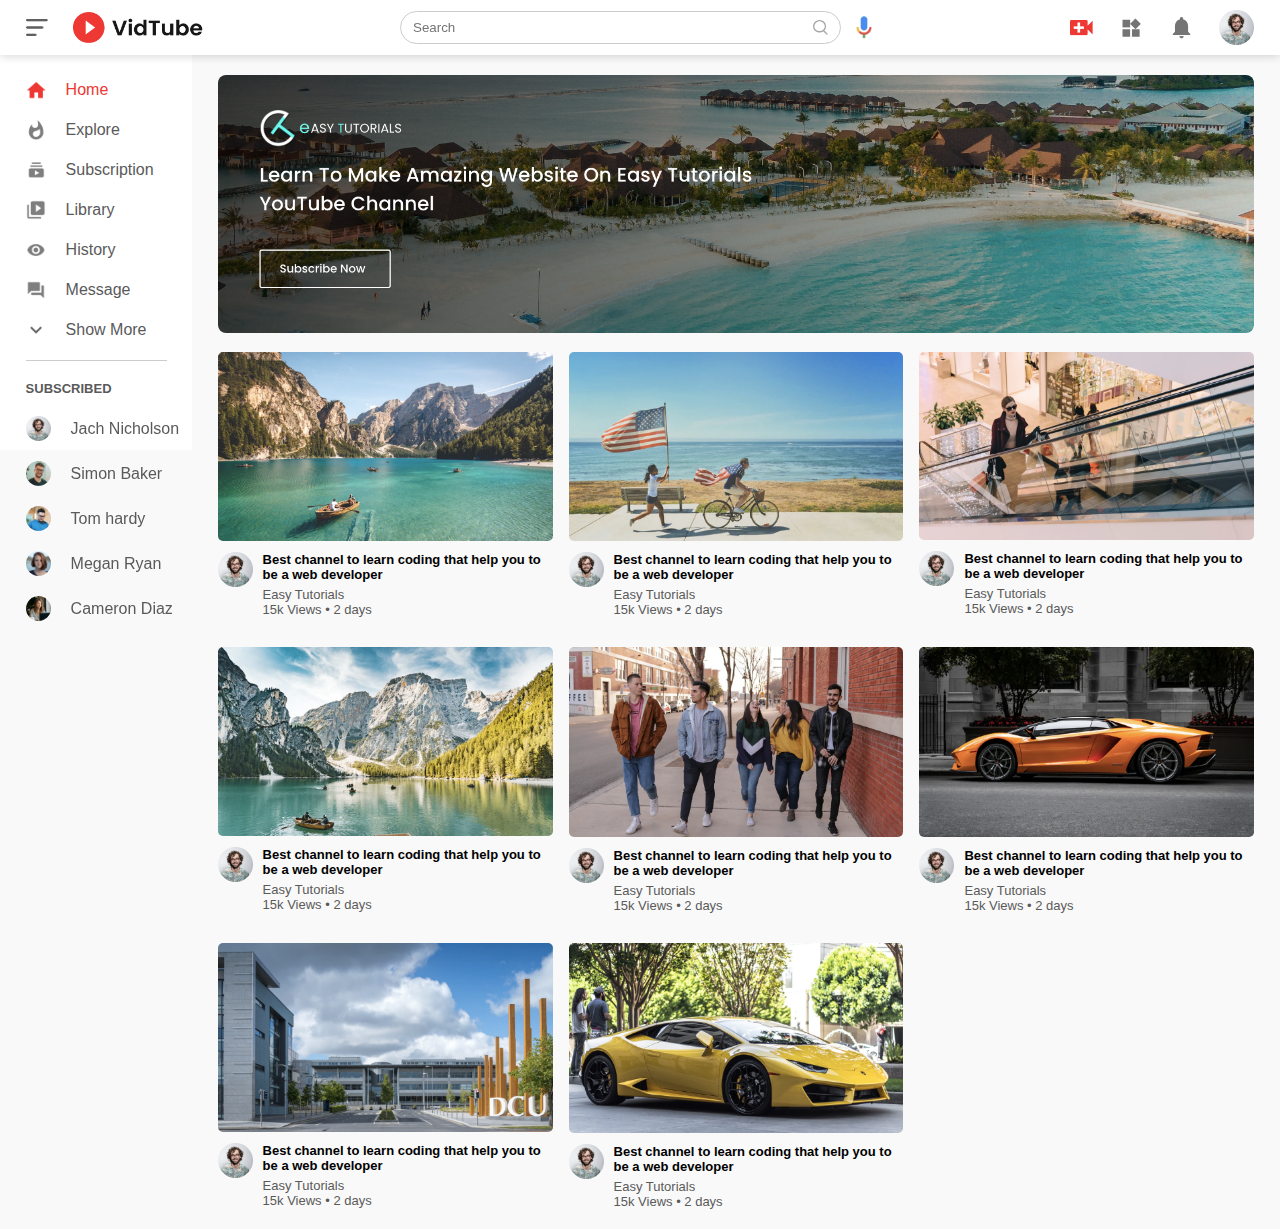
<file: index.html>
<!DOCTYPE html>
<html lang="en">
<head>
    <meta charset="UTF-8">
    <meta name="viewport" content="width=device-width, initial-scale=1.0">
    <title>Youtube Clone</title>
    <link rel="stylesheet" href="style.css">
</head>
<body>
    

    <nav class="flex-div">
        <div class="nav-left flex-div">
            <img src="images/menu.png" class="menu-icon">
            <img src="images/logo.png" class="logo">
        </div>

        <div class="nav-middle flex-div">
            <div class="serch-box flex-div">
                <input type="text" placeholder="Search">
                <img src="images/search.png">
            </div>
            <img src="images/voice-search.png" class="mic-icon">
        </div>

        <div class="nav-right flex-div">
            <img src="images/upload.png">
            <img src="images/more.png">
            <img src="images/notification.png">
            <img src="images/Jack.png" class="user-icon">
        </div>
    </nav>
    
    <!--Sidebar-->
    <div class="sidebar">
        <div class="shortcut-links">
            <a href=""><img src="images/home.png"><p>Home</p></a>
            <a href=""><img src="images/explore.png"><p>Explore</p></a>
            <a href=""><img src="images/subscriprion.png"><p>Subscription</p></a>
            <a href=""><img src="images/library.png"><p>Library</p></a>
            <a href=""><img src="images/history.png"><p>History</p></a>
            <a href=""><img src="images/messages.png"><p>Message</p></a>
            <a href=""><img src="images/show-more.png"><p>Show More</p></a>
            <hr>
        </div>
        <div class="subscribed-list">
            <h3>SUBSCRIBED</h3>
            <a href=""><img src="images/Jack.png"><p>Jach Nicholson</p></a>
            <a href=""><img src="images/simon.png"><p>Simon Baker</p></a>
            <a href=""><img src="images/tom.png"><p>Tom hardy</p></a>
            <a href=""><img src="images/megan.png"><p>Megan Ryan</p></a>
            <a href=""><img src="images/cameron.png"><p>Cameron Diaz</p></a>
        </div>
    </div>

<!-- ------ main ------ -->

<div class="container">
    <div class="banner">
        <img src="images/banner.png">
    </div>
    <div class="list-container">
        <div class="vid-list">
            <a href="play-video.html"><img src="images/thumbnail1.png" class="thumbnail"></a>
            <div class="flex-div">
                <img src="images/Jack.png">
                <div class="vid-info">
                    <a href="play-video.html">Best channel to learn coding that help you to be a web developer</a>
                    <p>Easy Tutorials</p>
                    <p>15k Views &bull; 2 days</p>
                </div>
            </div>

        </div>

        <div class="vid-list">
            <a href=""><img src="images/thumbnail2.png" class="thumbnail"></a>
            <div class="flex-div">
                <img src="images/Jack.png">
                <div class="vid-info">
                    <a href="">Best channel to learn coding that help you to be a web developer</a>
                    <p>Easy Tutorials</p>
                    <p>15k Views &bull; 2 days</p>
                </div>
            </div>

        </div>

        <div class="vid-list">
            <a href=""><img src="images/thumbnail3.png" class="thumbnail"></a>
            <div class="flex-div">
                <img src="images/Jack.png">
                <div class="vid-info">
                    <a href="">Best channel to learn coding that help you to be a web developer</a>
                    <p>Easy Tutorials</p>
                    <p>15k Views &bull; 2 days</p>
                </div>
            </div>

        </div>

        <div class="vid-list">
            <a href=""><img src="images/thumbnail4.png" class="thumbnail"></a>
            <div class="flex-div">
                <img src="images/Jack.png">
                <div class="vid-info">
                    <a href="">Best channel to learn coding that help you to be a web developer</a>
                    <p>Easy Tutorials</p>
                    <p>15k Views &bull; 2 days</p>
                </div>
            </div>

        </div>   

            <div class="vid-list">
                <a href=""><img src="images/thumbnail5.png" class="thumbnail"></a>
                <div class="flex-div">
                    <img src="images/Jack.png">
                    <div class="vid-info">
                        <a href="">Best channel to learn coding that help you to be a web developer</a>
                        <p>Easy Tutorials</p>
                        <p>15k Views &bull; 2 days</p>
                    </div>
                </div>
    
            </div>

            <div class="vid-list">
                <a href=""><img src="images/thumbnail6.png" class="thumbnail"></a>
                <div class="flex-div">
                    <img src="images/Jack.png">
                    <div class="vid-info">
                        <a href="">Best channel to learn coding that help you to be a web developer</a>
                        <p>Easy Tutorials</p>
                        <p>15k Views &bull; 2 days</p>
                    </div>
                </div>
    
            </div>

            <div class="vid-list">
                <a href=""><img src="images/thumbnail7.png" class="thumbnail"></a>
                <div class="flex-div">
                    <img src="images/Jack.png">
                    <div class="vid-info">
                        <a href="">Best channel to learn coding that help you to be a web developer</a>
                        <p>Easy Tutorials</p>
                        <p>15k Views &bull; 2 days</p>
                    </div>
                </div>
    
            </div>

            <div class="vid-list">
                <a href=""><img src="images/thumbnail8.png" class="thumbnail"></a>
                <div class="flex-div">
                    <img src="images/Jack.png">
                    <div class="vid-info">
                        <a href="">Best channel to learn coding that help you to be a web developer</a>
                        <p>Easy Tutorials</p>
                        <p>15k Views &bull; 2 days</p>
                    </div>
                </div>
    
            </div>

        
    </div>
</div>

<script src="script.js"></script>
</body>
</html>
</file>
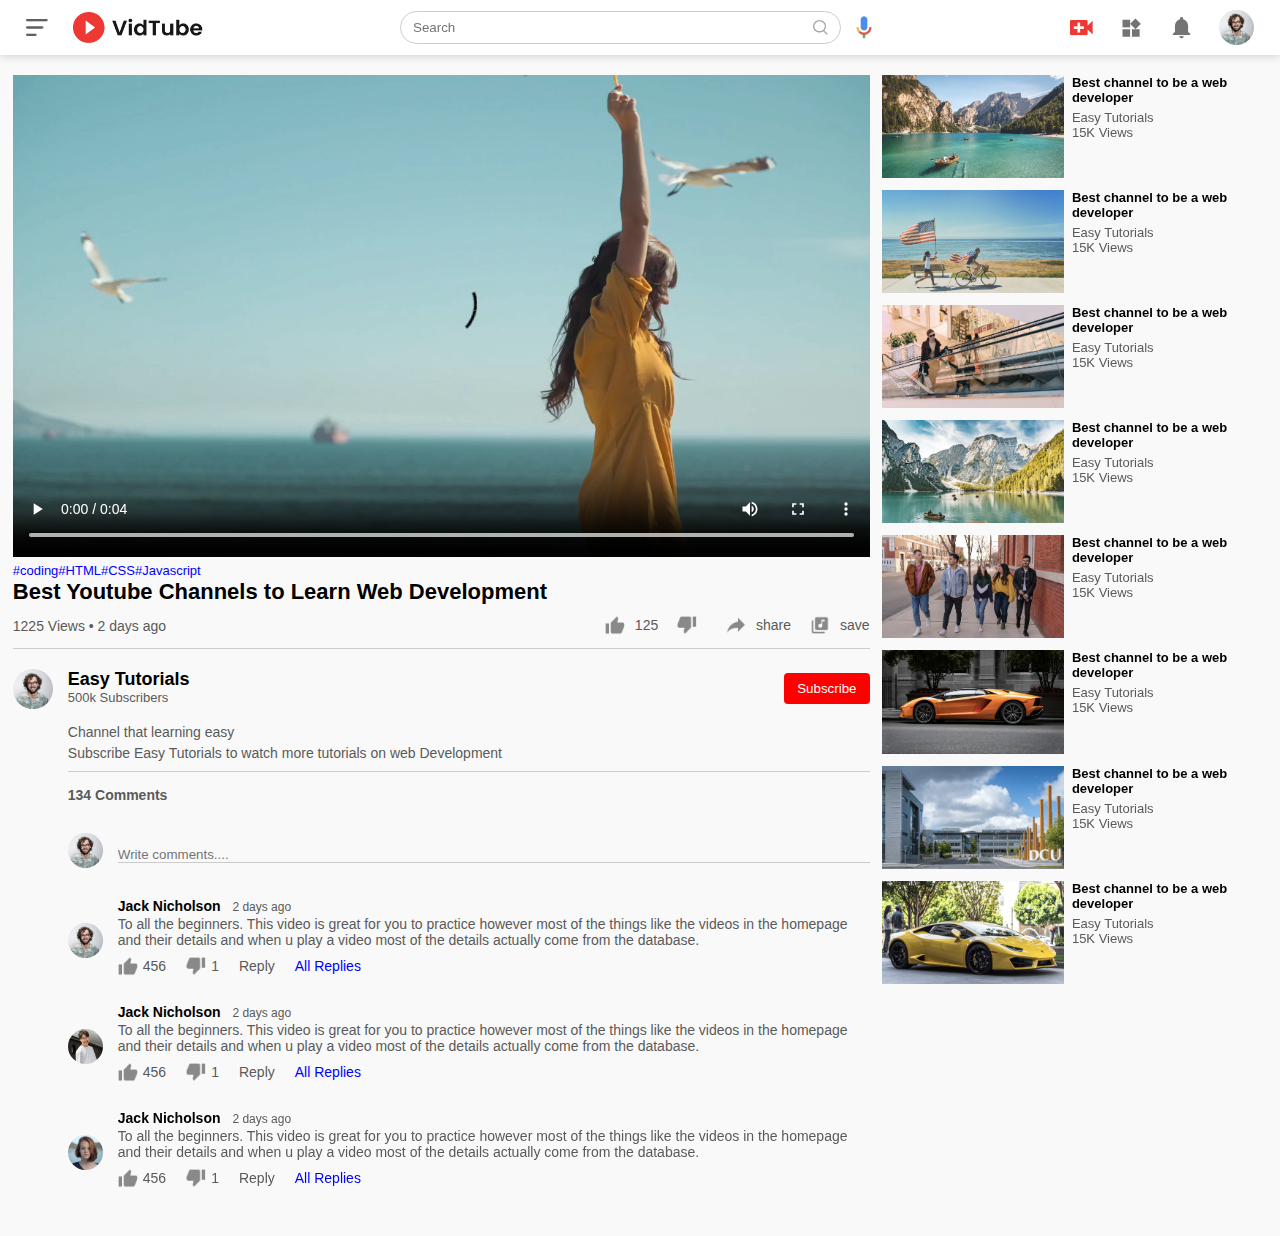
<file: play-video.html>
<!DOCTYPE html>
<html lang="en">
<head>
    <meta charset="UTF-8">
    <meta name="viewport" content="width=device-width, initial-scale=1.0">
    <title>play video - Easy Tutorial Youtube Channel</title>
    <link rel="stylesheet" href="style.css">
</head>
<body>
    <nav class="flex-div">
        <div class="nav-left flex-div">
            <img src="images/menu.png" class="menu-icon">
            <img src="images/logo.png" class="logo">
        </div>

        <div class="nav-middle flex-div">
            <div class="serch-box flex-div">
                <input type="text" placeholder="Search">
                <img src="images/search.png">
            </div>
            <img src="images/voice-search.png" class="mic-icon">
        </div>

        <div class="nav-right flex-div">
            <img src="images/upload.png">
            <img src="images/more.png">
            <img src="images/notification.png">
            <img src="images/Jack.png" class="user-icon">
        </div>
    </nav>


<div class="container play-container">
    <div class="row">
        <div class="play-video">
            <video controls autoplay>
                <source src="images/video.mp4" type="video/mp4">
            </video>
            <div class="tags">
                <a href="">#coding</a><a href="">#HTML</a><a href="">#CSS</a><a href="">#Javascript</a>
            </div>
            <h3>Best Youtube Channels to Learn Web Development</h3>
            <div class="play-video-info">
                <p>1225 Views &bull; 2 days ago</p>
                <div>
                    <a href=""><img src="images/like.png">125</a>
                    <a href=""><img src="images/dislike.png"></a>
                    <a href=""><img src="images/share.png">share</a>
                    <a href=""><img src="images/save.png">save</a>
                </div>
            </div>
            <hr>

            <div class="publisher">
                <img src="images/Jack.png">
                <div>
                    <p>Easy Tutorials</p>
                    <span>500k Subscribers</span>
                </div>
                <button type="button">Subscribe</button>
            </div>

            <div class="vid-discription">
                <p>Channel that learning easy</p>
                <p>Subscribe Easy Tutorials to watch more tutorials on web Development</p>
                <hr>
                <h4>134 Comments</h4>
                <div class="add-commet">
                    <img src="images/Jack.png">
                    <input type="text" placeholder="Write comments.... ">
                </div>
                <div class="old-comment">
                    <img src="images/Jack.png">
                    <div>
                        <h3>Jack Nicholson <span>2 days ago</span></h3>
                        <p>To all the beginners. This video is great for you to practice however most of the things like the videos in the homepage and their details and when u play a video most of the details actually come from the database.</p>
                        <div class="comment-action">
                            <img src="images/like.png">
                            <span>456</span>
                            <img src="images/dislike.png">
                            <span>1</span>
                            <span>Reply</span>
                            <a href="">All Replies</a>
                        </div>
                    </div>
                </div>

                <div class="old-comment">
                    <img src="images/gerard.png">
                    <div>
                        <h3>Jack Nicholson <span>2 days ago</span></h3>
                        <p>To all the beginners. This video is great for you to practice however most of the things like the videos in the homepage and their details and when u play a video most of the details actually come from the database.</p>
                        <div class="comment-action">
                            <img src="images/like.png">
                            <span>456</span>
                            <img src="images/dislike.png">
                            <span>1</span>
                            <span>Reply</span>
                            <a href="">All Replies</a>
                        </div>
                    </div>
                </div>

                <div class="old-comment">
                    <img src="images/megan.png">
                    <div>
                        <h3>Jack Nicholson <span>2 days ago</span></h3>
                        <p>To all the beginners. This video is great for you to practice however most of the things like the videos in the homepage and their details and when u play a video most of the details actually come from the database.</p>
                        <div class="comment-action">
                            <img src="images/like.png">
                            <span>456</span>
                            <img src="images/dislike.png">
                            <span>1</span>
                            <span>Reply</span>
                            <a href="">All Replies</a>
                        </div>
                    </div>
                </div>
            </div>







        </div>

        <div class="right-sidebar">
            <div class="side-video-list">
                <a href="" class="small-thumbnail"><img src="images/thumbnail1.png"></a>
                <div class="vid-info">
                    <a href="">Best channel to be a web developer</a>
                    <p>Easy Tutorials</p>
                    <p>15K Views</p>
                </div>
            </div>

            <div class="side-video-list">
                <a href="" class="small-thumbnail"><img src="images/thumbnail2.png"></a>
                <div class="vid-info">
                    <a href="">Best channel to be a web developer</a>
                    <p>Easy Tutorials</p>
                    <p>15K Views</p>
                </div>
            </div>

            <div class="side-video-list">
                <a href="" class="small-thumbnail"><img src="images/thumbnail3.png"></a>
                <div class="vid-info">
                    <a href="">Best channel to be a web developer</a>
                    <p>Easy Tutorials</p>
                    <p>15K Views</p>
                </div>
            </div>

            <div class="side-video-list">
                <a href="" class="small-thumbnail"><img src="images/thumbnail4.png"></a>
                <div class="vid-info">
                    <a href="">Best channel to be a web developer</a>
                    <p>Easy Tutorials</p>
                    <p>15K Views</p>
                </div>
            </div>

            <div class="side-video-list">
                <a href="" class="small-thumbnail"><img src="images/thumbnail5.png"></a>
                <div class="vid-info">
                    <a href="">Best channel to be a web developer</a>
                    <p>Easy Tutorials</p>
                    <p>15K Views</p>
                </div>
            </div>

            <div class="side-video-list">
                <a href="" class="small-thumbnail"><img src="images/thumbnail6.png"></a>
                <div class="vid-info">
                    <a href="">Best channel to be a web developer</a>
                    <p>Easy Tutorials</p>
                    <p>15K Views</p>
                </div>
            </div>

            <div class="side-video-list">
                <a href="" class="small-thumbnail"><img src="images/thumbnail7.png"></a>
                <div class="vid-info">
                    <a href="">Best channel to be a web developer</a>
                    <p>Easy Tutorials</p>
                    <p>15K Views</p>
                </div>
            </div>

            <div class="side-video-list">
                <a href="" class="small-thumbnail"><img src="images/thumbnail8.png"></a>
                <div class="vid-info">
                    <a href="">Best channel to be a web developer</a>
                    <p>Easy Tutorials</p>
                    <p>15K Views</p>
                </div>
            </div>
            
        </div>
    </div>
</div>

</body>
</html>
</file>
<file: style.css>
*{
    margin: 0;
    padding: 0;
    font-family: 'poppins', sans-serif;
    box-sizing: border-box;
}
a{
    text-decoration: none;
    color: #5a5a5a;
}
img{
    cursor: pointer;
}
.flex-div{
    display: flex;
    align-items: center;
}
nav{
    padding: 10px 2%;
    justify-content: space-between;
    box-shadow: 0 0 10px rgba(0, 0, 0, 0.2);
    background: #fff;
    position: sticky;
    top: 0;
    z-index: 10;
}
.nav-right img{
    width: 25px;
    margin-right: 25px;
}
.nav-right .user-icon{
    width: 35px;
    border-radius: 50%;
    margin-right: 0;
}
.nav-left .menu-icon{
    width: 22px;
    margin-right: 25px;
}
.nav-left .logo{
    width: 130px;
}
.nav-middle .mic-icon{
    width: 16px;
}
.nav-middle .serch-box{
    border: 1px solid #ccc;
    margin-right: 15px;
    padding: 8px 12px;
    border-radius: 25px;

}
.nav-middle .serch-box input{
    width: 400px;
    border: 0;
    outline: 0;
    background: transparent;
}
.nav-middle .serch-box img{
    width: 15px;
}

/*------sidebar------*/

.sidebar{
    background: #fff;
    width: 15%;
    height: 50%;
    position: fixed;
    top: 0;
    padding-left: 2%;
    padding-top: 80px;

}

.shortcut-links a img{
    width: 20px;
    margin-right: 20px;
}
.shortcut-links a{
    display: flex;
    align-items: center;
    margin-bottom: 20px;
    width: fit-content;
    flex-wrap: wrap;
}
.shortcut-links a:first-child{
    color: #ed3833;
}
.sidebar hr{
    border: 0;
    height: 1px;
    background: #ccc;
    width: 85%;
}

.subscribed-list h3{
    font-size: 13px;
    margin: 20px 0;
    color: #5a5a5a;
}
.subscribed-list a{
    display: flex;
    align-items: center;
    margin-bottom: 20px;
    width: fit-content;
    flex-wrap: wrap;
}
.subscribed-list a img{
    width: 25px;
    border-radius: 50%;
    margin-right: 20px;
}
.small-sidebar{
    width: 5%;
}
.small-sidebar a p{
    display: none;
}
.small-sidebar h3{
    display: none;
}
.small-sidebar hr{
    width: 50%;
    margin-bottom: 25px;
}

/*---------main--------*/

.container{
    background: #f9f9f9;
    padding-left: 17%;
    padding-right: 2%;
    padding-top: 20px;
    padding-bottom: 20px;
}
.large-container{
    padding-left: 7%;
}
.banner{
    width: 100%;
}
.banner img{
    width: 100%;
    border-radius: 8px;
}
.list-container{
    display: grid;
    grid-template-columns: repeat(auto-fit,minmax(250px, 1fr));
    grid-column-gap: 16px;
    grid-row-gap: 30px;
    margin-top: 15px;
}
.vid-list .thumbnail{
    width: 100%;
    border-radius: 5px;
}
.vid-list .flex-div{
    align-items: flex-start;
    margin-top: 7px;
}
.vid-list .flex-div img{
    width: 35px;
    margin-right: 10px;
    border-radius: 50%;
}
.vid-info{
    color: #5a5a5a;
    font-size: 13px;
}
.vid-info a{
    color: #000;
    font-weight: 600;
    display: block;
    margin-bottom: 5px;
}

@media (max-width:900px){
    .menu-icon{
        display: none;
    }
    .sidebar{
        display: none;
    }
    .container, .large-container{
        padding-left: 5%;
        padding-right: 5%;
    }
    .nav-right img{
        display: none;
    }
    .nav-right .user-icon{
        display: block;
        width: 30px;
    }
    .nav-middle .serch-box input{
        width: 80px;
    }
    .nav-middle .mic-icon{
        display: none;
    }
    .logo{
        width: 90px;
    }
}


/*-----play video page------*/

.play-container{
    padding-left: 1%;
}
.row{
    display: flex;
    justify-content: space-between;
    flex-wrap: wrap;
}
.play-video{
    flex-basis: 69%;
}
.right-sidebar{
    flex-basis: 30%;
}
.play-video video{
    width: 100%;
}

.side-video-list{
    display: flex;
    justify-content: space-between;
    margin-bottom: 8px;
}
.side-video-list img{
    width: 100%;
}
.side-video-list .small-thumbnail{
    flex-basis: 49%;
}
.side-video-list .vid-info{
    flex-basis: 49%;
}
.play-video .tags a{
    color: #0000ff;
    font-size: 13px;
}
.play-video h3{
    font-weight: 600;
    font-size: 22px;
}
.play-video .play-video-info{
    display: flex;
    align-items: center;
    justify-content: space-between;
    margin-top: 10px;
    flex-wrap: wrap;
    font-size: 14px;
    color: #5a5a5a;
}
.play-video .play-video-info a img{
    width: 20px;
    margin-right: 10px;
}
.play-video .play-video-info a{
    display: inline-flex;
    align-items: center;
    margin-left: 15px;
}

.play-video hr{
    border: 0;
    height: 1px;
    background: #ccc;
    margin: 10px 0;
}

.publisher{
    display: flex;
    align-items: center;
    margin-top: 20px;
}
.publisher div{
    flex: 1;
    line-height: 18px;
}
.publisher img{
    width: 40px;
    border-radius: 50%;
    margin-right: 15px;
}
.publisher div p{
    color: #000;
    font-weight: 600;
    font-size: 18px;
}
.publisher div span{
    color: #5a5a5a;
    font-size: 13px;
}

.publisher button{
    background: red;
    color: #fff;
    padding: 8px 13px;
    border: 0;
    outline: 0;
    border-radius: 4px;
    cursor: pointer;
}
.vid-discription {
    padding-left: 55px;
    margin: 15px 0;
}
.vid-discription p{
    font-size: 14px;
    margin-bottom: 5px;
    color: #5a5a5a;
}
.vid-discription h4{
    font-size: 14px;
    color: #5a5a5a;
    margin-top: 15px;
}
.add-commet{
    display: flex;
    align-items: center;
    margin: 30px 0;
}
.add-commet img{
    width: 35px;
    border-radius: 50%;
    margin-right: 15px;
}
.add-commet input{
    border: 0;
    outline: 0;
    border-bottom: 1px solid #ccc;
    width: 100%;
    padding-top: 10px;
    background: transparent;
}
.old-comment{
    display: flex;
    align-items: center;
    margin: 20px 0;
}
.old-comment img{
    width: 35px;
    border-radius: 50%;
    margin-right: 15px;
}
.old-comment h3{
    font-size: 14px;
    margin-bottom: 2px;
}
.old-comment h3 span{
    font-size: 12px;
    color: #5a5a5a;
    font-weight: 500;
    margin-left: 8px;
}
.comment-action{
    display: flex;
    align-items: center;
    margin: 8px 0;
    font-size: 14px;
}
.comment-action img{
    border-radius: 0;
    width: 20px;
    margin-right: 5px;
}
.comment-action span{
    margin-right: 20px;
    color: #5a5a5a;
}
.comment-action a{
    color: #0000ff;
}

@media (max-width: 900px){
    .play-video{
        flex-basis: 100%;
    }
    .right-sidebar{
        flex-basis: 100%;
    }
    .play-container{
        padding-left: 5%;
    }
    .vid-discription{
        padding-left: 0;
    }
    .play-video .play-video-info a{
        margin-left: 0;
        margin-right: 15px;
        margin-top: 15px;
    }
}
</file>
